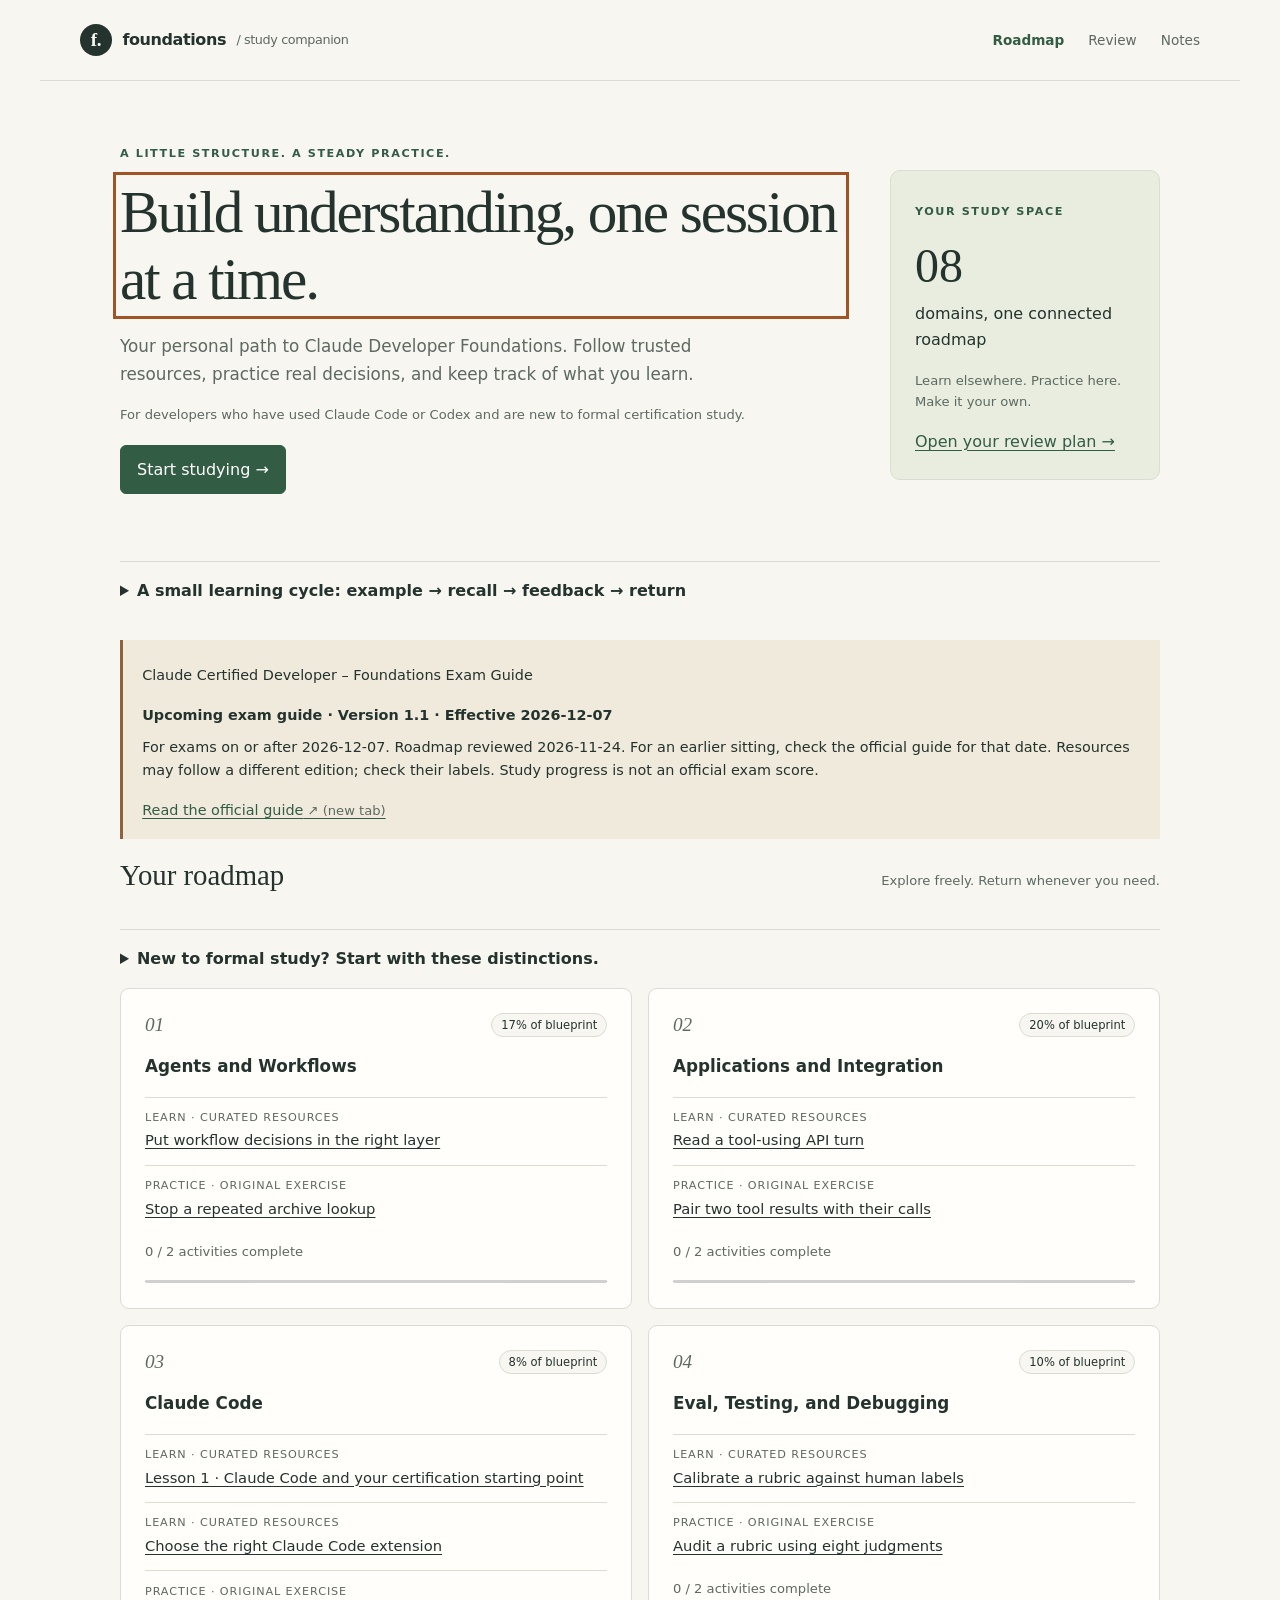
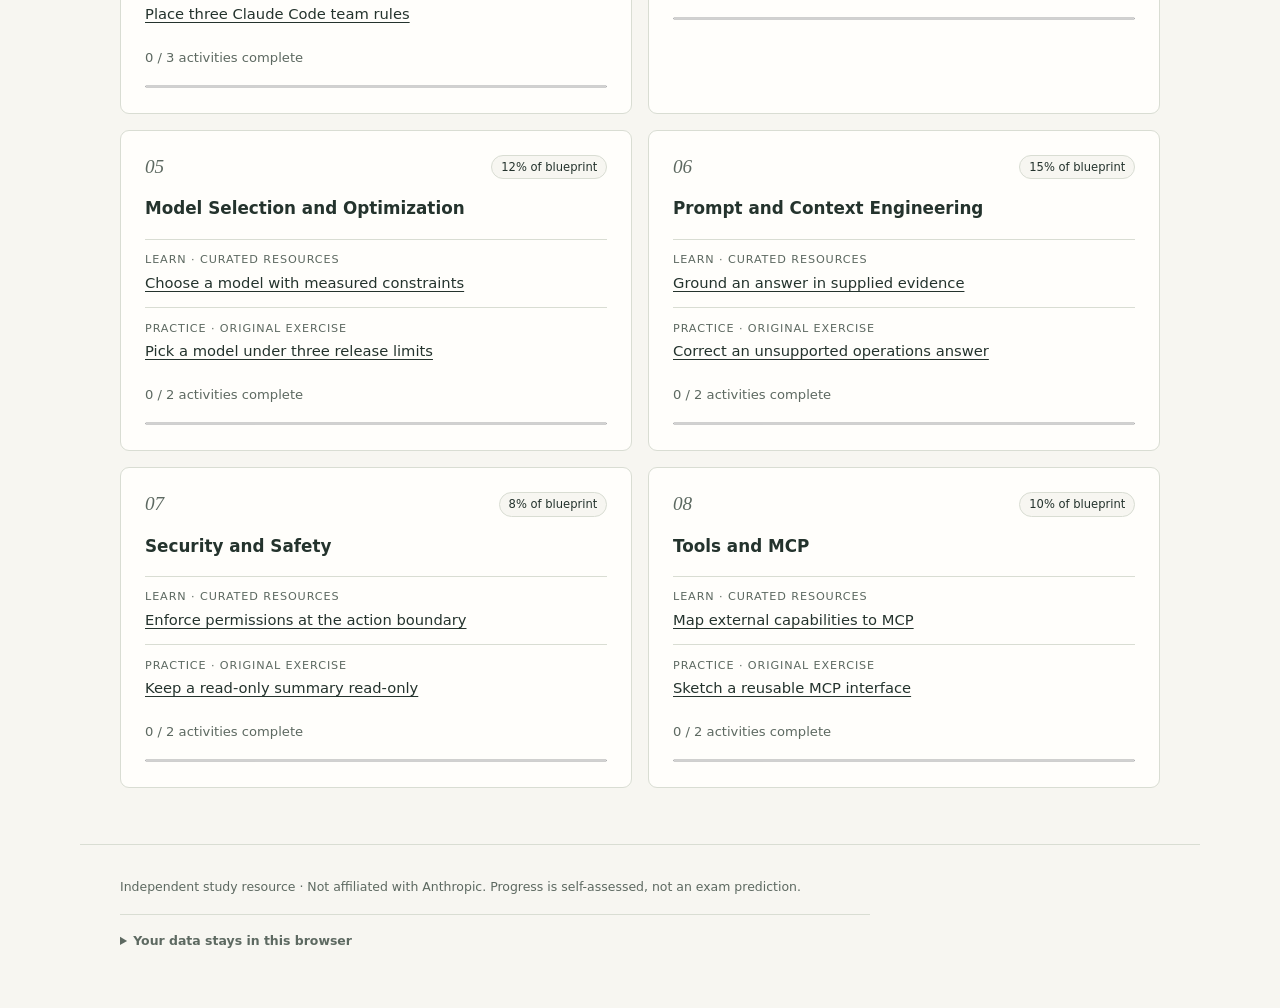
<file: site/index.html>
<!doctype html>
<html lang="en">
<head>
  <meta charset="utf-8">
  <meta name="viewport" content="width=device-width, initial-scale=1">
  <meta name="description" content="A personal roadmap to learn and practice Claude Developer Foundations with curated resources and original exercises.">
  <meta name="referrer" content="no-referrer">
  <meta http-equiv="Content-Security-Policy" content="default-src 'self'; script-src 'self'; style-src 'self'; img-src 'self'; connect-src 'self'; object-src 'none'; base-uri 'none'; form-action 'none'">
  <title>Foundations · Study Companion</title>
  <link rel="icon" href="./favicon.svg" type="image/svg+xml">
  <link rel="stylesheet" href="./styles.css">
  <script type="module" src="./app.mjs"></script>
</head>
<body>
  <a class="skip" href="#main">Skip to content</a>
  <header class="site-header">
    <a class="brand" href="#home"><span class="brand-mark" aria-hidden="true">f.</span> foundations<span class="brand-sub"> / study companion</span></a>
    <nav aria-label="Main navigation"><a href="#home">Roadmap</a><a href="#review">Review</a><a href="#notes">Notes</a></nav>
  </header>
  <main id="main" tabindex="-1"><p>Loading your study companion…</p></main>
  <p id="feedback" role="status" aria-live="polite" aria-atomic="true"></p>
  <footer><p>Independent study resource · Not affiliated with Anthropic. Progress is self-assessed, not an exam prediction.</p><details><summary>Your data stays in this browser</summary><p>Notes and progress are stored on this device, in this browser profile. Clearing browser data deletes them. Other sites sharing this origin may access storage. Do not enter secrets or sensitive information. Use one study tab: the latest successful save wins.</p><button id="reset" type="button">Reset this companion’s data</button></details></footer>
  <noscript><p>This companion needs JavaScript for its roadmap, local notes, and progress. You can study with the public courses at <a href="https://academy.claude.com/" rel="noreferrer">Claude Academy</a>.</p></noscript>
  <dialog id="decision" aria-labelledby="decision-title" aria-describedby="decision-description"><h2 id="decision-title"></h2><p id="decision-description"></p><div id="decision-actions" class="actions"></div></dialog>
</body>
</html>
</file>
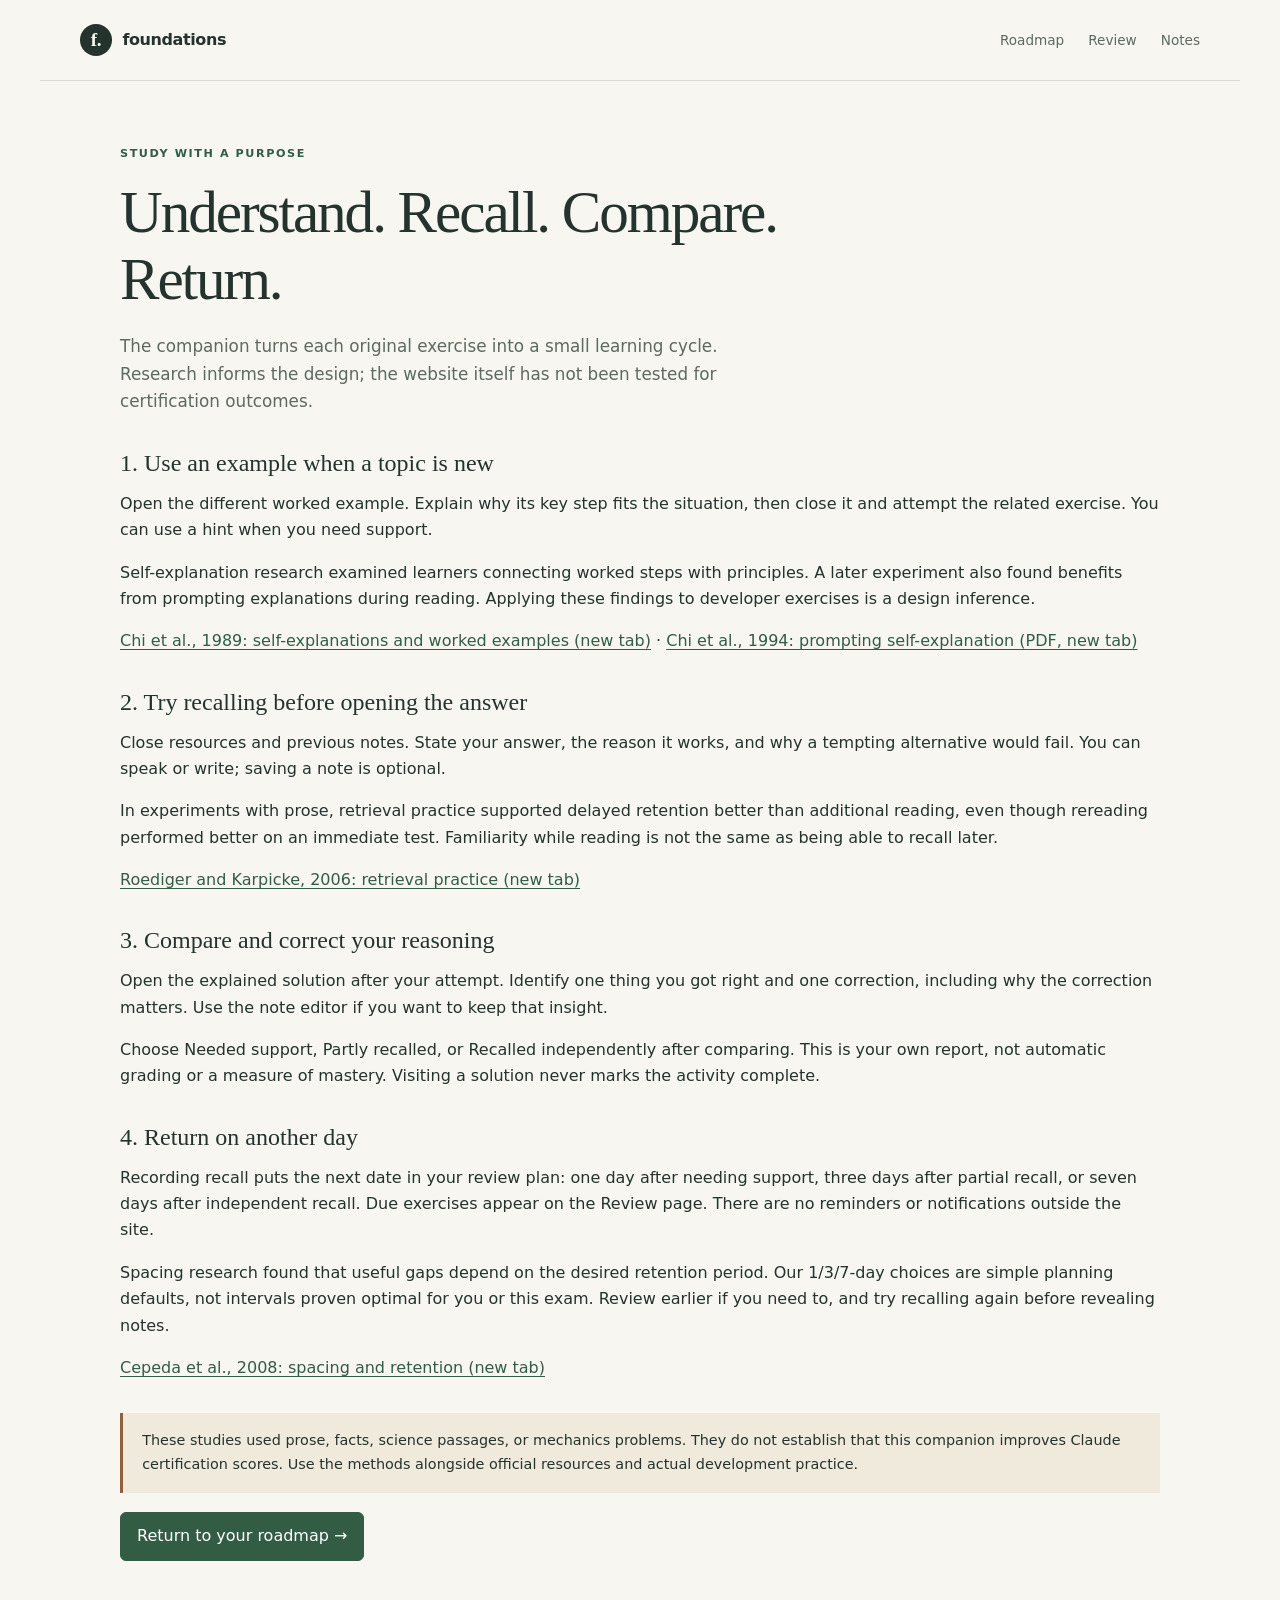
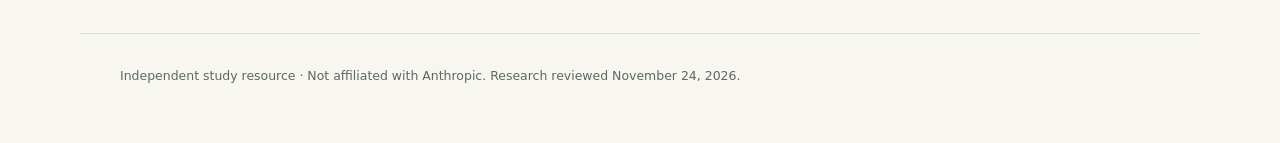
<file: site/learning-methods.html>
<!doctype html>
<html lang="en">
<head>
  <meta charset="utf-8">
  <meta name="viewport" content="width=device-width, initial-scale=1">
  <meta name="description" content="The research and practical learning cycle behind this study companion.">
  <meta name="referrer" content="no-referrer">
  <meta http-equiv="Content-Security-Policy" content="default-src 'self'; script-src 'none'; style-src 'self'; img-src 'self'; object-src 'none'; base-uri 'none'; form-action 'none'">
  <title>Learning methods · Foundations</title>
  <link rel="icon" href="./favicon.svg" type="image/svg+xml">
  <link rel="stylesheet" href="./styles.css">
</head>
<body>
  <a class="skip" href="#main">Skip to content</a>
  <header class="site-header"><a class="brand" href="./index.html#home"><span class="brand-mark" aria-hidden="true">f.</span> foundations</a><nav aria-label="Main navigation"><a href="./index.html#home">Roadmap</a><a href="./index.html#review">Review</a><a href="./index.html#notes">Notes</a></nav></header>
  <main id="main" tabindex="-1" class="item-body">
    <p class="eyebrow">Study with a purpose</p>
    <h1>Understand. Recall. Compare. Return.</h1>
    <p class="lead">The companion turns each original exercise into a small learning cycle. Research informs the design; the website itself has not been tested for certification outcomes.</p>
    <section>
      <h2>1. Use an example when a topic is new</h2>
      <p>Open the different worked example. Explain why its key step fits the situation, then close it and attempt the related exercise. You can use a hint when you need support.</p>
      <p>Self-explanation research examined learners connecting worked steps with principles. A later experiment also found benefits from prompting explanations during reading. Applying these findings to developer exercises is a design inference.</p>
      <p><a href="https://onlinelibrary.wiley.com/doi/10.1207/s15516709cog1302_1" target="_blank" rel="noopener noreferrer">Chi et al., 1989: self-explanations and worked examples (new tab)</a> · <a href="https://education.asu.edu/sites/g/files/litvpz656/files/lcl/chideleeuwchiulavancher_2.pdf" target="_blank" rel="noopener noreferrer">Chi et al., 1994: prompting self-explanation (PDF, new tab)</a></p>
    </section>
    <section>
      <h2>2. Try recalling before opening the answer</h2>
      <p>Close resources and previous notes. State your answer, the reason it works, and why a tempting alternative would fail. You can speak or write; saving a note is optional.</p>
      <p>In experiments with prose, retrieval practice supported delayed retention better than additional reading, even though rereading performed better on an immediate test. Familiarity while reading is not the same as being able to recall later.</p>
      <p><a href="https://pubmed.ncbi.nlm.nih.gov/16507066/" target="_blank" rel="noopener noreferrer">Roediger and Karpicke, 2006: retrieval practice (new tab)</a></p>
    </section>
    <section>
      <h2>3. Compare and correct your reasoning</h2>
      <p>Open the explained solution after your attempt. Identify one thing you got right and one correction, including why the correction matters. Use the note editor if you want to keep that insight.</p>
      <p>Choose Needed support, Partly recalled, or Recalled independently after comparing. This is your own report, not automatic grading or a measure of mastery. Visiting a solution never marks the activity complete.</p>
    </section>
    <section>
      <h2>4. Return on another day</h2>
      <p>Recording recall puts the next date in your review plan: one day after needing support, three days after partial recall, or seven days after independent recall. Due exercises appear on the Review page. There are no reminders or notifications outside the site.</p>
      <p>Spacing research found that useful gaps depend on the desired retention period. Our 1/3/7-day choices are simple planning defaults, not intervals proven optimal for you or this exam. Review earlier if you need to, and try recalling again before revealing notes.</p>
      <p><a href="https://digitalcommons.usf.edu/psy_facpub/1766/" target="_blank" rel="noopener noreferrer">Cepeda et al., 2008: spacing and retention (new tab)</a></p>
    </section>
    <p class="notice">These studies used prose, facts, science passages, or mechanics problems. They do not establish that this companion improves Claude certification scores. Use the methods alongside official resources and actual development practice.</p>
    <p><a class="button" href="./index.html#home">Return to your roadmap →</a></p>
  </main>
  <footer><p>Independent study resource · Not affiliated with Anthropic. Research reviewed November 24, 2026.</p></footer>
</body>
</html>
</file>
<file: site/styles.css>
:root { color-scheme: light; --paper: #f7f6f1; --ink: #24332d; --muted: #5d6961; --line: #d9ddd3; --accent: #335c45; --soft: #e8eddf; --white: #fffefb; font-family: system-ui, sans-serif; color: var(--ink); background: var(--paper); }
* { box-sizing: border-box; }
[hidden] { display: none !important; }
body { margin: 0; line-height: 1.65; }
a { color: var(--accent); text-underline-offset: .2em; }
a:hover { text-decoration-thickness: 2px; }
button, input, select, textarea { font: inherit; }
button, .button { border: 1px solid var(--accent); border-radius: 6px; padding: .65rem 1rem; background: var(--accent); color: white; cursor: pointer; text-decoration: none; display: inline-block; }
button.secondary, .button.secondary { background: transparent; color: var(--accent); }
:focus-visible { outline: 3px solid #a15326; outline-offset: 4px; }
.skip { position: absolute; left: 1rem; top: -6rem; z-index: 5; background: white; padding: .7rem; }
.skip:focus { top: .5rem; }
.site-header { max-width: 1200px; margin: auto; padding: 1.5rem 2.5rem; border-bottom: 1px solid var(--line); display: flex; flex-wrap: wrap; align-items: center; justify-content: space-between; gap: 1rem; }
.brand { display: flex; align-items: center; gap: .65rem; color: var(--ink); text-decoration: none; font-weight: 650; letter-spacing: -.025em; }
.brand-mark { color: var(--paper); background: var(--ink); width: 32px; height: 32px; border-radius: 50%; text-align: center; font-family: Georgia, serif; font-size: 1.2rem; }
.brand-sub { font-size: .8rem; color: var(--muted); font-weight: 400; }
nav { display: flex; gap: 1.5rem; font-size: .85rem; }
nav a { color: var(--muted); text-decoration: none; }
nav a[aria-current] { color: var(--accent); font-weight: 700; }
main { max-width: 1120px; margin: auto; padding: 3.5rem 2.5rem; min-height: 60vh; }
h1, h2, h3, p { overflow-wrap: anywhere; }
h1 { font: 500 clamp(2.1rem, 5vw, 3.7rem)/1.12 Georgia, serif; letter-spacing: -.035em; margin: .6rem 0 1.3rem; max-width: 800px; }
h2 { font: 500 1.8rem/1.25 Georgia, serif; margin: 0 0 .8rem; }
h3 { font-size: 1.05rem; margin: .3rem 0 .5rem; }
p { margin: .5rem 0 1rem; }
.eyebrow { text-transform: uppercase; letter-spacing: .14em; color: var(--accent); font-size: .7rem; font-weight: 750; }
.lead { max-width: 650px; color: var(--muted); font-size: 1.05rem; }
.hero { display: grid; grid-template-columns: minmax(0, 1fr) 270px; gap: 3rem; margin-bottom: 3rem; align-items: center; }
.hero-note { padding: 1.5rem; background: var(--soft); border-radius: 10px; border: 1px solid var(--line); }
.big-number { font: 3rem Georgia, serif; display: block; }
.muted, .metadata { color: var(--muted); font-size: .82rem; }
.actions { display: flex; gap: .65rem; flex-wrap: wrap; align-items: center; margin: 1.2rem 0; }
.section-heading { display: flex; gap: 1rem; justify-content: space-between; align-items: baseline; margin-bottom: 1.3rem; }
.domain-grid { display: grid; grid-template-columns: repeat(2, minmax(0, 1fr)); gap: 1rem; }
.card { min-width: 0; border: 1px solid var(--line); background: var(--white); border-radius: 9px; padding: 1.5rem; }
.card-top { display: flex; justify-content: space-between; gap: .5rem; align-items: center; margin-bottom: 1rem; }
.domain-number { font: italic 1.2rem Georgia, serif; color: var(--muted); }
.badge { border: 1px solid var(--line); background: var(--paper); border-radius: 20px; padding: .1rem .55rem; font-size: .72rem; display: inline-block; }
.item-list { list-style: none; margin: 1rem 0 0; padding: 0; }
.item-list li { border-top: 1px solid var(--line); padding: .7rem 0; }
.item-list a { color: var(--ink); font-size: .92rem; }
.item-kind { display: block; font-size: .7rem; text-transform: uppercase; letter-spacing: .08em; color: var(--muted); }
progress { width: 100%; height: 5px; accent-color: var(--accent); display: block; margin-top: 1rem; }
.notice { padding: 1rem 1.2rem; border-left: 3px solid #8c633d; background: #f0eadd; margin: 1.2rem 0; font-size: .9rem; }
.item-layout { display: grid; grid-template-columns: minmax(0, 1fr) 270px; align-items: start; gap: 2.5rem; }
.item-body { min-width: 0; }
.item-body section { margin: 2rem 0; }
.item-body h2 { font-size: 1.5rem; }
.resource { border-top: 1px solid var(--line); padding: 1rem 0; }
.resource p { font-size: .85rem; margin: .4rem 0; }
.resource a { font-weight: 650; }
pre { max-width: 100%; overflow-x: auto; background: #24332d; color: #f4f3e9; padding: 1.1rem; border-radius: 7px; font: .83rem/1.7 ui-monospace, monospace; }
code { white-space: pre; }
details { border-top: 1px solid var(--line); padding: 1rem 0; }
summary { cursor: pointer; font-weight: 600; }
details p { margin-top: 1rem; }
aside { position: sticky; top: 1.5rem; }
label { display: block; font-size: .85rem; font-weight: 600; margin-bottom: .4rem; }
select, textarea { width: 100%; border: 1px solid #8f9c90; background: var(--white); color: var(--ink); border-radius: 5px; padding: .6rem; }
textarea { min-height: 200px; resize: vertical; font-size: .9rem; }
.check-label { display: flex; gap: .5rem; align-items: center; margin: 1rem 0; }
.check-label input { accent-color: var(--accent); width: 1.1rem; height: 1.1rem; }
.note-text { white-space: pre-wrap; overflow-wrap: anywhere; }
footer { max-width: 1120px; margin: auto; padding: 1.5rem 2.5rem 2.5rem; border-top: 1px solid var(--line); font-size: .78rem; color: var(--muted); }
footer details { max-width: 750px; }
#feedback { position: sticky; bottom: 1rem; background: var(--ink); color: white; margin: 0 auto; max-width: min(90%, 700px); padding: 0; border-radius: 6px; z-index: 3; }
#feedback:not(:empty) { padding: .8rem 1rem; }
dialog { max-width: min(92vw, 480px); border: 1px solid var(--line); border-radius: 9px; padding: 2rem; color: var(--ink); background: var(--white); }
dialog::backdrop { background: #19251ccc; }
@media (max-width: 800px) { .hero, .item-layout { grid-template-columns: 1fr; gap: 1.5rem; } .hero-note { max-width: 100%; } aside { position: static; } }
@media (max-width: 560px) { .site-header, main, footer { padding-left: 1.2rem; padding-right: 1.2rem; } main { padding-top: 2rem; } .brand-sub { display: none; } .domain-grid { grid-template-columns: 1fr; } .card { padding: 1.2rem; } nav { gap: 1rem; } .section-heading { display: block; } }

.notebook-card { margin: 1rem 0; }
.notebook-card h2 { font-size: 1.45rem; }

button:disabled { opacity: .6; cursor: not-allowed; }
.worked-example { background: var(--soft); padding: 1rem; border-radius: 6px; }
</file>
